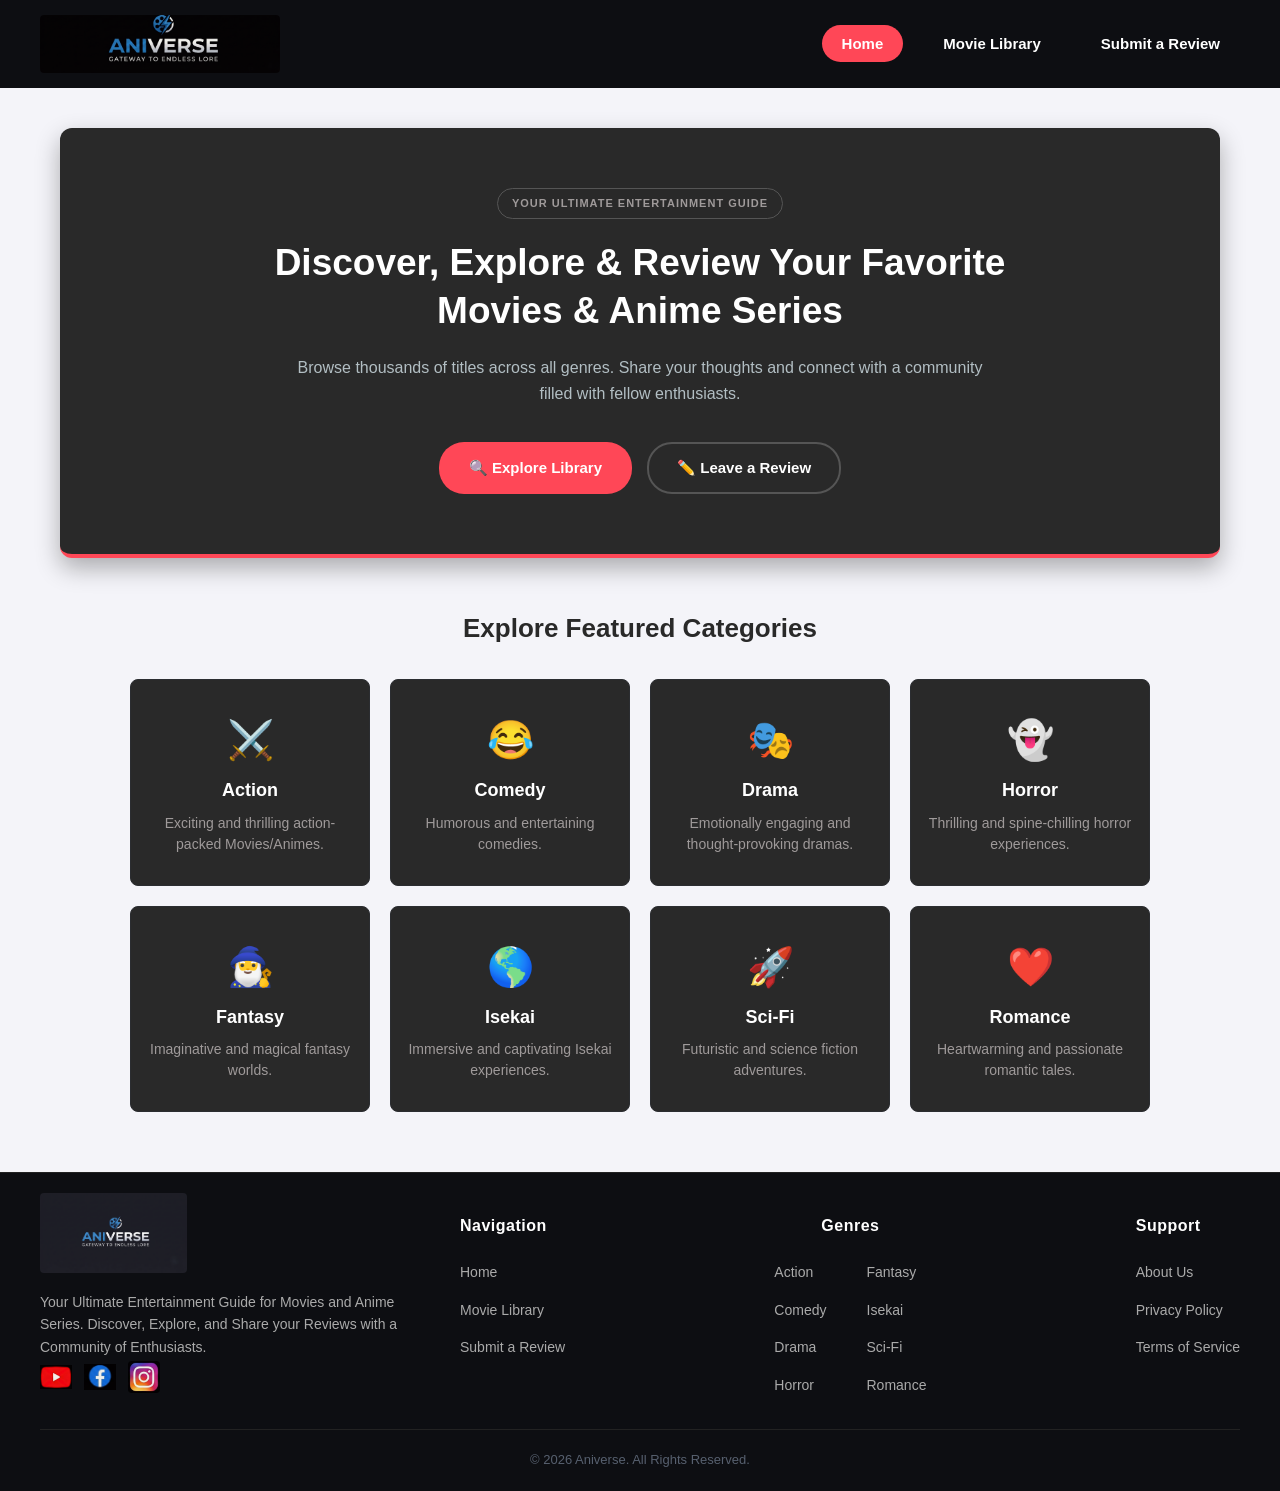
<file: index.html>
<!DOCTYPE html>
<html lang="en">
<head>
    <meta charset="UTF-8">
    <meta name="viewport" content="width=device-width, initial-scale=1.0">
    <title>Aniverse - Home</title>
    <link rel="stylesheet" href="style.css">
</head>
<body>

    <header>
        <nav class="navbar">

            <a href="index.html" class="logo">
                <img src="images/logo4.png" alt="Aniverse Entertainment Guide Logo">
            </a>

            <ul class="nav-links">
                <li><a href="index.html" class="active">Home</a></li>
                <li><a href="library.html">Movie Library</a></li>
                <li><a href="review.html">Submit a Review</a></li>
            </ul>

        </nav>
    </header>

    <main>

        <!--Hero Section -->

        <section class="hero">

            <h5>YOUR ULTIMATE ENTERTAINMENT GUIDE</h5>
            <h1>Discover, Explore & Review Your Favorite Movies & Anime Series</h1>
            <p>Browse thousands of titles across all genres. Share your thoughts
                 and connect with a community filled with fellow enthusiasts.</p>
            
            <div class="hero-buttons">
                <a href="library.html" class="btn primary">🔍 Explore Library</a>
                <a href="review.html" class="btn secondary">✏️ Leave a Review</a>
            </div>

        </section>

        <!-- Categories Section -->

        <section class="categories">
            <h2>Explore Featured Categories</h2>
            
            <div class="category-grid">

                <a href="library.html?genre=Action" class="card">
                    <div class="icon">⚔️</div>
                    <h3>Action</h3>
                    <p>Exciting and thrilling action-packed Movies/Animes.</p>
                </a>

                <a href="library.html?genre=Comedy" class="card">
                    <div class="icon">😂</div>
                    <h3>Comedy</h3>
                    <p>Humorous and entertaining comedies.</p>
                </a>

                <a href="library.html?genre=Drama" class="card">
                    <div class="icon">🎭</div>
                    <h3>Drama</h3>
                    <p>Emotionally engaging and thought-provoking dramas.</p>
                </a>

                <a href="library.html?genre=Horror" class="card">
                    <div class="icon">👻</div>
                    <h3>Horror</h3>
                    <p>Thrilling and spine-chilling horror experiences.</p>
                </a>

                <a href="library.html?genre=Fantasy" class="card">
                    <div class="icon">🧙‍♂️</div>
                    <h3>Fantasy</h3>
                    <p>Imaginative and magical fantasy worlds.</p>
                </a>

                <a href="library.html?genre=Isekai" class="card">
                    <div class="icon">🌎</div>
                    <h3>Isekai</h3>
                    <p>Immersive and captivating Isekai experiences.</p>
                </a>

                <a href="library.html?genre=Sci-Fi" class="card">
                    <div class="icon">🚀</div>
                    <h3>Sci-Fi</h3>
                    <p>Futuristic and science fiction adventures.</p>
                </a>

                <a href="library.html?genre=Romance" class="card">
                    <div class="icon">❤️</div>
                    <h3>Romance</h3>
                    <p>Heartwarming and passionate romantic tales.</p>
                </a>

            </div>

        </section>
    </main>

       <footer>
        
        <div class = "footer-container">
            
            <div class = "footer-column brand-col">

                <img src = "images/logo4.png" alt = "Aniverse Logo">
                <p>Your Ultimate Entertainment Guide for Movies and Anime Series. Discover, Explore, and Share your Reviews with a Community of Enthusiasts.</p>
                <div class = "footer-social">
                    <a href = "https://www.youtube.com" target = "_blank">
                        <img src = "images/youtube.png" alt = "YouTube">
                    </a>
                    <a href = "https://www.facebook.com" target = "_blank">
                        <img src = "images/facebook.png" alt = "Facebook">
                    </a>
                    <a href = "https://www.instagram.com" target = "_blank">
                        <img src = "images/insta.png" alt = "Instagram">
                    </a>
                </div>
            </div>

            <div class = "footer-links-wrapper">
                
                <div class = "footer-block">
                    <h4>Navigation</h4>
                    <ul>
                        <li><a href = "index.html">Home</a></li>
                        <li><a href = "library.html">Movie Library</a></li>
                        <li><a href = "review.html">Submit a Review</a></li>
                    </ul>
                </div>

                <div class = "footer-block genres-column-wrapper">
                    <h4>Genres</h4>
                    <div class = "genres-split-row">
                        <ul>
                            <li><a href = "library.html?genre=Action">Action</a></li>
                            <li><a href = "library.html?genre=Comedy">Comedy</a></li>
                            <li><a href = "library.html?genre=Drama">Drama</a></li>
                            <li><a href = "library.html?genre=Horror">Horror</a></li>
                        </ul>
                        <ul>
                            <li><a href = "library.html?genre=Fantasy">Fantasy</a></li>
                            <li><a href = "library.html?genre=Isekai">Isekai</a></li>
                            <li><a href = "library.html?genre=Sci-Fi">Sci-Fi</a></li>
                            <li><a href = "library.html?genre=Romance">Romance</a></li>
                        </ul>
                    </div>
                </div>

                <div class = "footer-block">
                    <h4>Support</h4>
                    <ul>
                        <li><a href = "about.html">About Us</a></li>
                        <li><a href = "privacy.html">Privacy Policy</a></li>
                        <li><a href = "terms.html">Terms of Service</a></li>
                    </ul>
                </div>

            </div>
        </div>

        <div class = "footer-bottom">
            <p>&copy; 2026 Aniverse. All Rights Reserved.</p>
        </div>
    </footer>

</body>
</html>
</file>
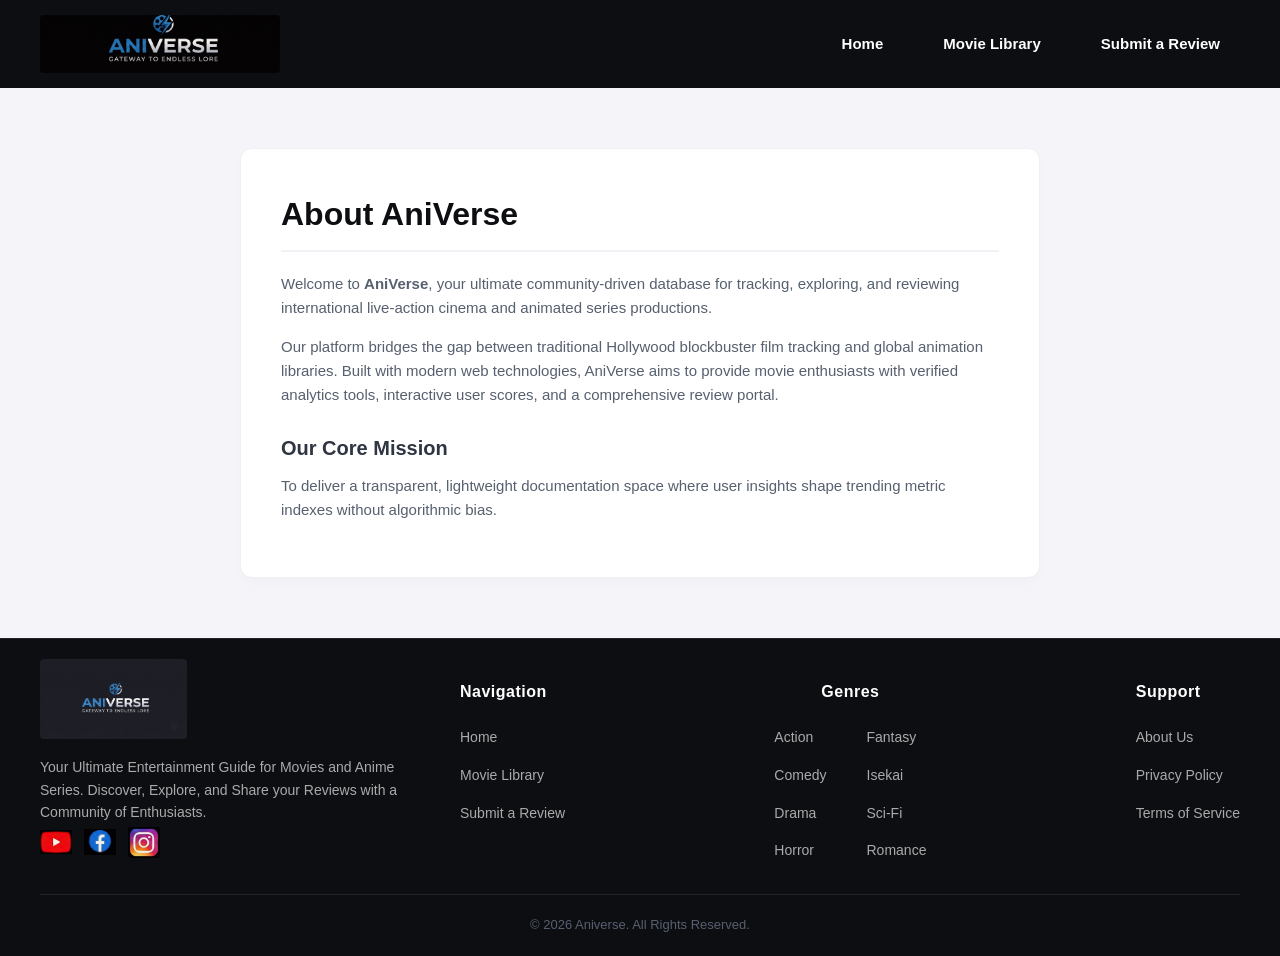
<file: about.html>
<!DOCTYPE html>
<html lang = "en">
<head>
    <meta charset = "UTF-8">
    <meta name = "viewport" content = "width=device-width, initial-scale=1.0">
    <title>About Us - AniVerse</title>
    <link rel = "stylesheet" href = "style.css">
</head>
<body>

    <header>
        <nav class = "navbar">

            <a href = "index.html" class = "logo">
                <img src = "images/logo4.png" alt = "CineVerse Logo">
            </a>

            <ul class = "nav-links">
                <li><a href = "index.html">Home</a></li>
                <li><a href = "library.html">Movie Library</a></li>
                <li><a href = "review.html">Submit a Review</a></li>
            </ul>

        </nav>
    </header>

    <main class = "static-page-layout">

        <h1>About AniVerse</h1>
        
        <p>Welcome to <strong>AniVerse</strong>, your ultimate community-driven database 
            for tracking, exploring, and reviewing international 
            live-action cinema and animated series productions.</p>
            
        <p>Our platform bridges the gap between 
            traditional Hollywood blockbuster film tracking and
            global animation libraries. Built with modern web technologies,
            AniVerse aims to provide movie enthusiasts 
            with verified analytics tools, interactive user scores,
            and a comprehensive review portal.</p>
        
        <h3>Our Core Mission</h3>
        
        <p>To deliver a transparent, lightweight documentation space where user insights 
            shape trending metric indexes without algorithmic bias.</p>

    </main>

    <footer>
        <div class = "footer-container">
            
            <div class = "footer-column brand-col">

                <img src = "images/logo4.png" alt = "Aniverse Logo">
                <p>Your Ultimate Entertainment Guide for Movies and Anime Series. Discover, Explore, and Share your Reviews with a Community of Enthusiasts.</p>
                
                <div class = "footer-social">

                    <a href = "https://www.youtube.com" target = "_blank">
                        <img src = "images/youtube.png" alt = "YouTube">
                    </a>

                    <a href = "https://www.facebook.com" target = "_blank">
                        <img src = "images/facebook.png" alt = "Facebook">
                    </a>

                    <a href = "https://www.instagram.com" target = "_blank">
                        <img src = "images/insta.png" alt = "Instagram">
                    </a>

                </div>

            </div>

            <div class = "footer-links-wrapper">
                
                <div class = "footer-block">
                    <h4>Navigation</h4>
                    <ul>
                        <li><a href = "index.html">Home</a></li>
                        <li><a href = "library.html">Movie Library</a></li>
                        <li><a href = "review.html">Submit a Review</a></li>
                    </ul>
                </div>

                <div class = "footer-block genres-column-wrapper">
                    <h4>Genres</h4>
                    <div class = "genres-split-row">
                        <ul>
                            <li><a href = "library.html?genre=Action">Action</a></li>
                            <li><a href = "library.html?genre=Comedy">Comedy</a></li>
                            <li><a href = "library.html?genre=Drama">Drama</a></li>
                            <li><a href = "library.html?genre=Horror">Horror</a></li>
                        </ul>
                        <ul>
                            <li><a href = "library.html?genre=Fantasy">Fantasy</a></li>
                            <li><a href = "library.html?genre=Isekai">Isekai</a></li>
                            <li><a href = "library.html?genre=Sci-Fi">Sci-Fi</a></li>
                            <li><a href = "library.html?genre=Romance">Romance</a></li>
                        </ul>
                    </div>
                </div>

                <div class = "footer-block">
                    <h4>Support</h4>
                    <ul>
                        <li><a href = "about.html">About Us</a></li>
                        <li><a href = "privacy.html">Privacy Policy</a></li>
                        <li><a href = "terms.html">Terms of Service</a></li>
                    </ul>
                </div>

            </div>
        </div>

        <div class = "footer-bottom">
            <p>&copy; 2026 Aniverse. All Rights Reserved.</p>
        </div>
    </footer>
    
</body>
</html>
</file>
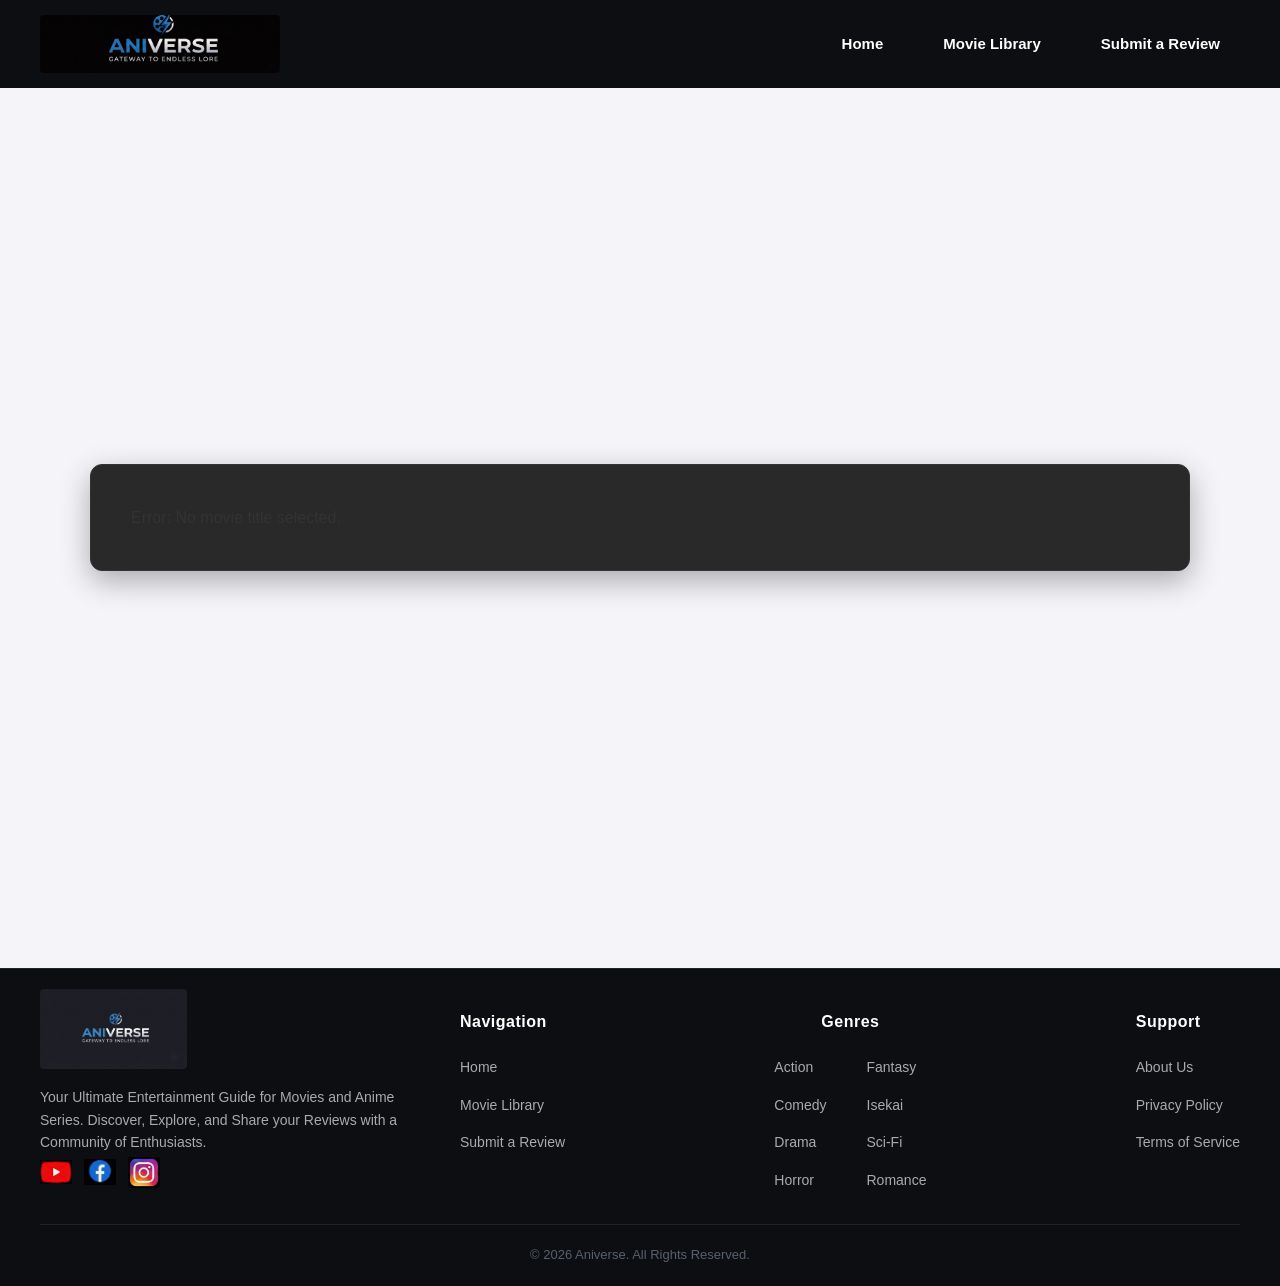
<file: details.html>
<!DOCTYPE html>
<html lang = "en">
<head>
    <meta charset = "UTF-8">
    <meta name = "viewport" content = "width=device-width, initial-scale=1.0">
    <title>Media Details - Aniverse</title>
    <link rel = "stylesheet" href = "style.css">
</head>
<body>

    <header>
        <nav class = "navbar">
            <a href = "index.html" class = "logo">
                <img src = "images/logo4.png" alt = "Aniverse Logo">
            </a>
            <ul class = "nav-links">
                <li><a href = "index.html">Home</a></li>
                <li><a href = "library.html">Movie Library</a></li>
                <li><a href = "review.html">Submit a Review</a></li>
            </ul>
        </nav>
    </header>

    <main class = "details-viewport">
        
        <!-- The main container block. JS targets this ID if anything fails to load -->
        <div id = "detailsSpace" class = "details-card">
            
            <!-- Left Column: Media Cover Art Poster Image -->
            <div class = "details-poster-column">
                <img id = "moviePoster" src = "" alt = "Loading Poster Art..." class = "details-main-img">
            </div>

            <!-- Right Column: All Text Fields and Data Inputs -->
            <div class = "details-info-column">
            
                <!-- Red Media Type Badge (e.g. MOVIE / ANIME) -->
                <span id = "movieType" class = "large-badge">LOADING...</span>
                
                <h1 id = "movieTitle" class = "details-title">Media Title</h1>
                
                <!-- Dynamic Genre Tags get loaded inside this container container by JS -->
                <div id = "genresContainer" class = "tags-container"></div>
                
                <p class = "details-meta-text">📅 <strong>Year:</strong> <span id = "movieYear">—</span></p>
                <p class = "details-rating-text">★ <strong>Community Score:</strong> <span id = "movieRating">—</span></p>
                
                <!-- Narrative Synopsis Text Box Block Area -->
                <div class = "description-container">
                    <h3>Synopsis</h3>
                    <p id = "movieDescription">Retrieving narrative plot summary records from database array...</p>
                </div>
                
                <!-- Bottom Navigation Button Row -->
                <div class = "details-button-row">
                    <a href = "library.html" class = "details-btn details-btn-secondary">← Return to Library</a>
                    <a id = "reviewLink" href = "review.html" class = "details-btn details-btn-primary">✏️ Submit Review</a>
                </div>
                
            </div>

        </div>
    </main>

    <footer>
        <div class = "footer-container">
            
            <div class = "footer-column brand-col">
                <img src = "images/logo4.png" alt = "Aniverse Logo">
                <p>Your Ultimate Entertainment Guide for Movies and Anime Series. Discover, Explore, and Share your Reviews with a Community of Enthusiasts.</p>
                <div class = "footer-social">
                    <a href = "https://www.youtube.com" target = "_blank">
                        <img src = "images/youtube.png" alt = "YouTube">
                    </a>
                    <a href = "https://www.facebook.com" target = "_blank">
                        <img src = "images/facebook.png" alt = "Facebook">
                    </a>
                    <a href = "https://www.instagram.com" target = "_blank">
                        <img src = "images/insta.png" alt = "Instagram">
                    </a>
                </div>
            </div>

            <div class = "footer-links-wrapper">
                
                <div class = "footer-block">
                    <h4>Navigation</h4>
                    <ul>
                        <li><a href = "index.html">Home</a></li>
                        <li><a href = "library.html">Movie Library</a></li>
                        <li><a href = "review.html">Submit a Review</a></li>
                    </ul>
                </div>

                <div class = "footer-block genres-column-wrapper">
                    <h4>Genres</h4>
                    <div class = "genres-split-row">
                        <ul>
                            <li><a href = "library.html?genre=Action">Action</a></li>
                            <li><a href = "library.html?genre=Comedy">Comedy</a></li>
                            <li><a href = "library.html?genre=Drama">Drama</a></li>
                            <li><a href = "library.html?genre=Horror">Horror</a></li>
                        </ul>
                        <ul>
                            <li><a href = "library.html?genre=Fantasy">Fantasy</a></li>
                            <li><a href = "library.html?genre=Isekai">Isekai</a></li>
                            <li><a href = "library.html?genre=Sci-Fi">Sci-Fi</a></li>
                            <li><a href = "library.html?genre=Romance">Romance</a></li>
                        </ul>
                    </div>
                </div>

                <div class = "footer-block">
                    <h4>Support</h4>
                    <ul>
                        <li><a href = "about.html">About Us</a></li>
                        <li><a href = "privacy.html">Privacy Policy</a></li>
                        <li><a href = "terms.html">Terms of Service</a></li>
                    </ul>
                </div>

            </div>
        </div>

        <div class = "footer-bottom">
            <p>&copy; 2026 Aniverse. All Rights Reserved.</p>
        </div>
    </footer>

    <!-- The details script handles parsing parameters and updating fields -->
    <script src = "details.js"></script>
</body>
</html>
</file>
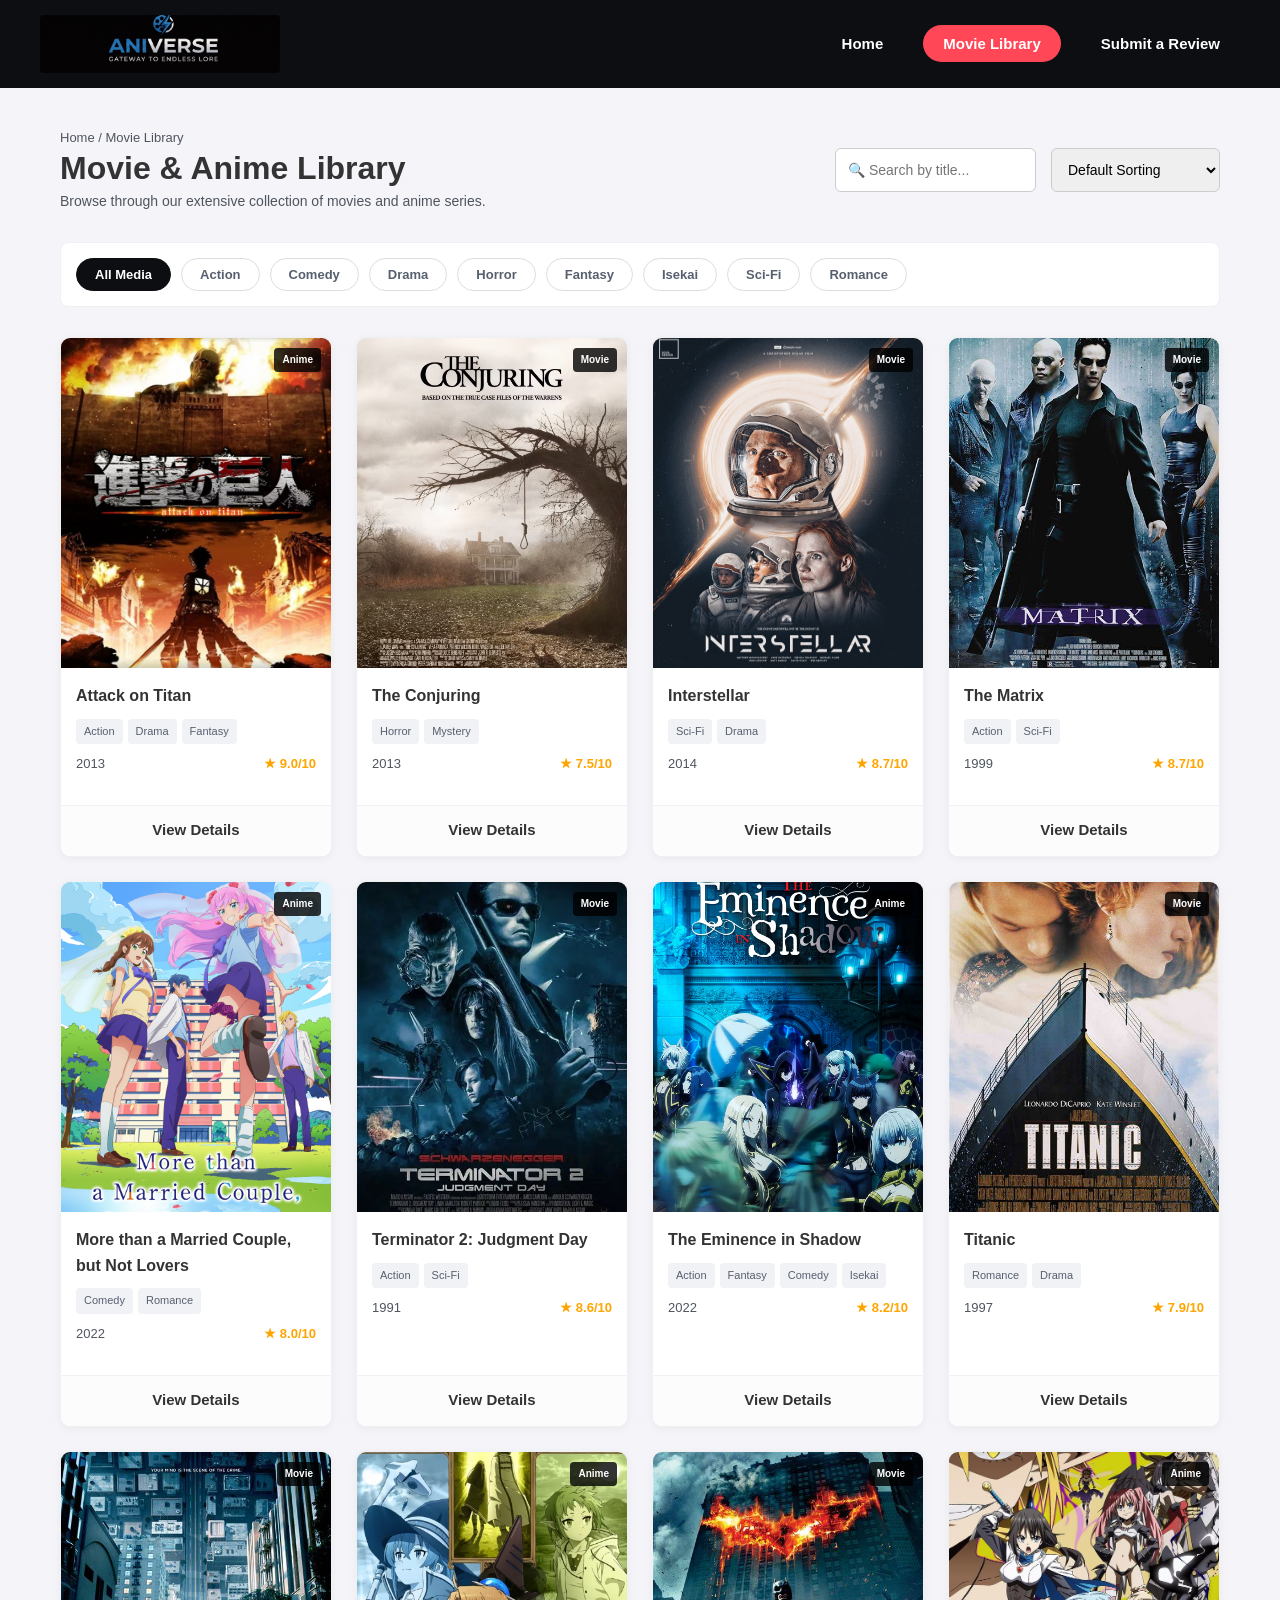
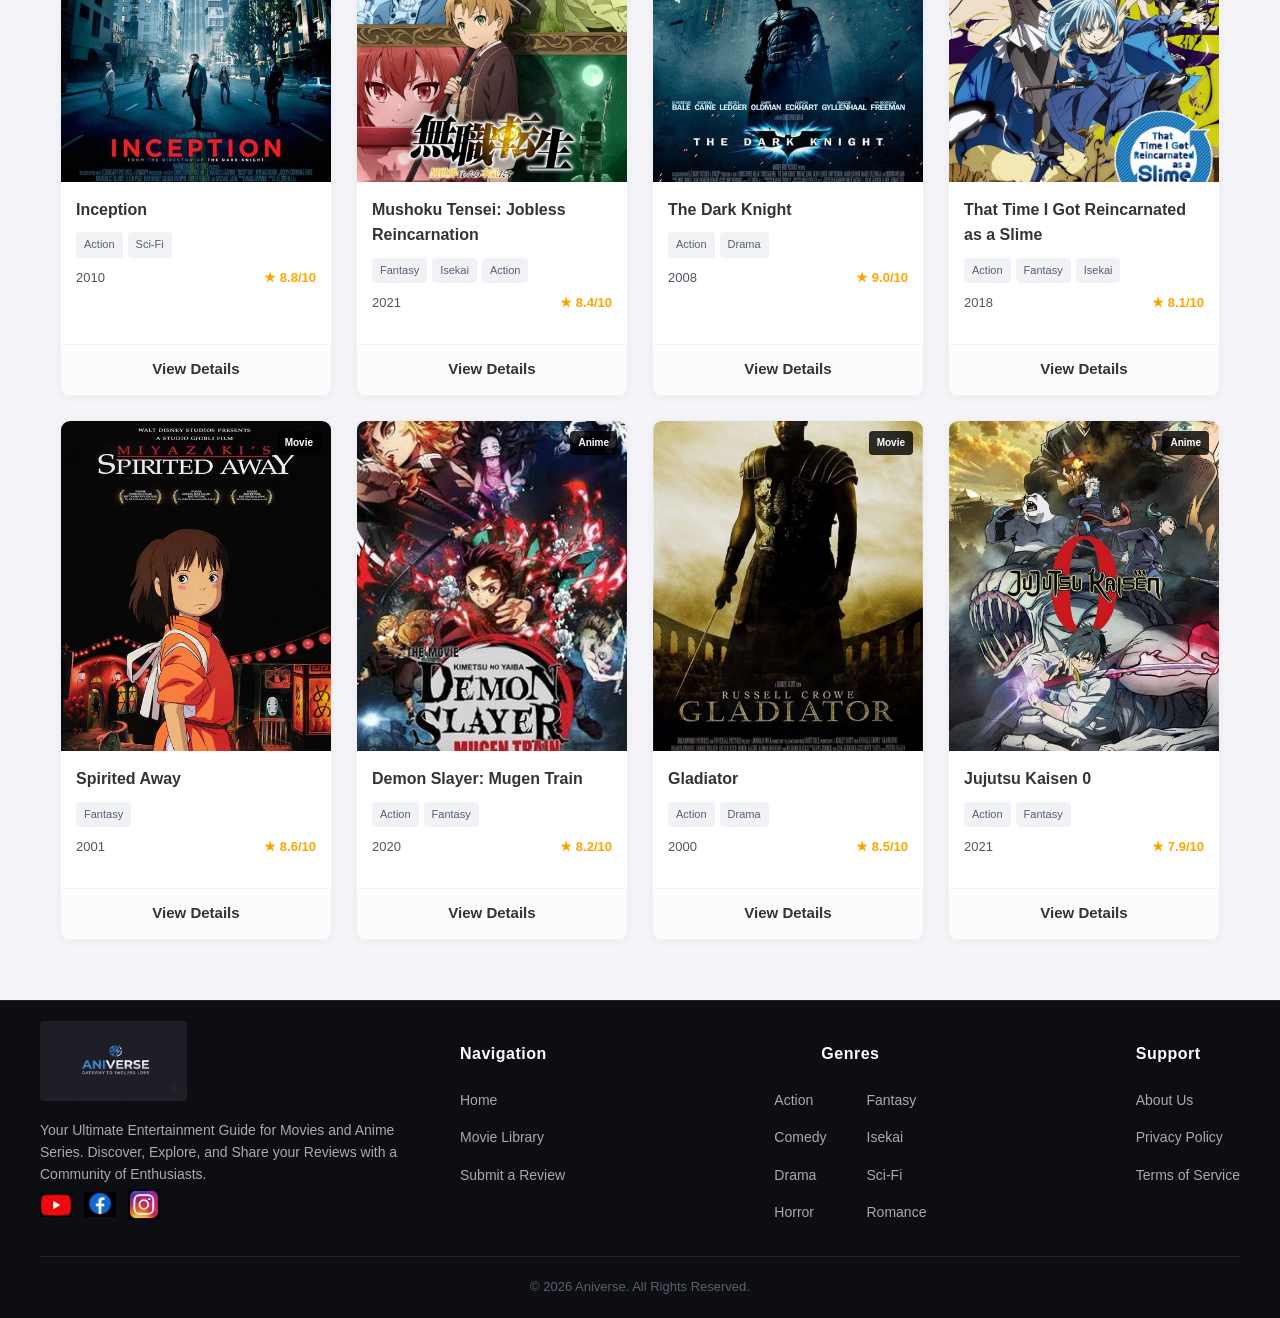
<file: library.html>
<!DOCTYPE html>
<html lang="en">
<head>
    <meta charset="UTF-8">
    <meta name="viewport" content="width=device-width, initial-scale=1.0">
    <title>Aniverse - Movie Library</title>
    <link rel="stylesheet" href="style.css">
</head>
<body>

    <header>
        <nav class="navbar">
            <a href="index.html" class="logo">
                <img src="images/logo4.png" alt="Aniverse Logo">
            </a>
            <ul class="nav-links">
                <li><a href="index.html">Home</a></li>
                <li><a href="library.html" class="active">Movie Library</a></li>
                <li><a href="review.html">Submit a Review</a></li>
            </ul>
        </nav>
    </header>

    <main>

        <!-- Library Header & Search Controls -->

        <section class="library-header">
            
            <div class = "header-text">
                <div class =  "path">
                <a href = "index.html">Home</a> / Movie Library
                </div>
                <h1>Movie & Anime Library</h1>
                <p>Browse through our extensive collection of movies and anime series.</p>
            
            </div>
            
            
            <!-- Search and sorting inputs. IDs are used here so we can grab them easily in using JS -->
            
            <div class = "controls">

                <input type = "text" id = "searchInput" aria-label="Search by title" placeholder = "🔍 Search by title...">

                <select id = "sortField">

                    <option value = "default"> Default Sorting </option>
                    <option value = "ratingHigh"> Rating: High to Low </option>
                    <option value = "ratingLow"> Rating: Low to High </option>

                </select>

            </div>

        </section>

        <!-- Genre Filtering Section -->

        <section class="filters">

            <!-- The data-genre attributes, JS uses this exact text to filter the XML data -->
            <button class = "filter-btn active" data-genre = "All"> All Media </button>
            <button class = "filter-btn" data-genre = "Action"> Action </button>
            <button class = "filter-btn" data-genre = "Comedy"> Comedy </button>
            <button class = "filter-btn" data-genre = "Drama"> Drama </button>
            <button class = "filter-btn" data-genre = "Horror"> Horror </button>
            <button class = "filter-btn" data-genre = "Fantasy"> Fantasy </button>
            <button class = "filter-btn" data-genre = "Isekai"> Isekai </button>
            <button class = "filter-btn" data-genre = "Sci-Fi"> Sci-Fi </button>
            <button class = "filter-btn" data-genre = "Romance"> Romance </button>

        </section>

        <!-- Movie Display Grid -->

        <section class="movie-grid" id="movieGridContainer">
            
        </section>

    </main>

    
       <footer>
        
        <div class = "footer-container">
            
            <div class = "footer-column brand-col">

                <img src = "images/logo4.png" alt = "Aniverse Logo">
                <p>Your Ultimate Entertainment Guide for Movies and Anime Series. Discover, Explore, and Share your Reviews with a Community of Enthusiasts.</p>
                <div class = "footer-social">
                    <a href = "https://www.youtube.com" target = "_blank">
                        <img src = "images/youtube.png" alt = "YouTube">
                    </a>
                    <a href = "https://www.facebook.com" target = "_blank">
                        <img src = "images/facebook.png" alt = "Facebook">
                    </a>
                    <a href = "https://www.instagram.com" target = "_blank">
                        <img src = "images/insta.png" alt = "Instagram">
                    </a>
                </div>
            </div>

            <div class = "footer-links-wrapper">
                
                <div class = "footer-block">
                    <h4>Navigation</h4>
                    <ul>
                        <li><a href = "index.html">Home</a></li>
                        <li><a href = "library.html">Movie Library</a></li>
                        <li><a href = "review.html">Submit a Review</a></li>
                    </ul>
                </div>

                <div class = "footer-block genres-column-wrapper">
                    <h4>Genres</h4>
                    <div class = "genres-split-row">
                        <ul>
                            <li><a href = "library.html?genre=Action">Action</a></li>
                            <li><a href = "library.html?genre=Comedy">Comedy</a></li>
                            <li><a href = "library.html?genre=Drama">Drama</a></li>
                            <li><a href = "library.html?genre=Horror">Horror</a></li>
                        </ul>
                        <ul>
                            <li><a href = "library.html?genre=Fantasy">Fantasy</a></li>
                            <li><a href = "library.html?genre=Isekai">Isekai</a></li>
                            <li><a href = "library.html?genre=Sci-Fi">Sci-Fi</a></li>
                            <li><a href = "library.html?genre=Romance">Romance</a></li>
                        </ul>
                    </div>
                </div>

                <div class = "footer-block">
                    <h4>Support</h4>
                    <ul>
                        <li><a href = "about.html">About Us</a></li>
                        <li><a href = "privacy.html">Privacy Policy</a></li>
                        <li><a href = "terms.html">Terms of Service</a></li>
                    </ul>
                </div>

            </div>
        </div>

        <div class = "footer-bottom">
            <p>&copy; 2026 Aniverse. All Rights Reserved.</p>
        </div>
    </footer>

    <script src="library.js"></script>

</body>
</html>
</file>
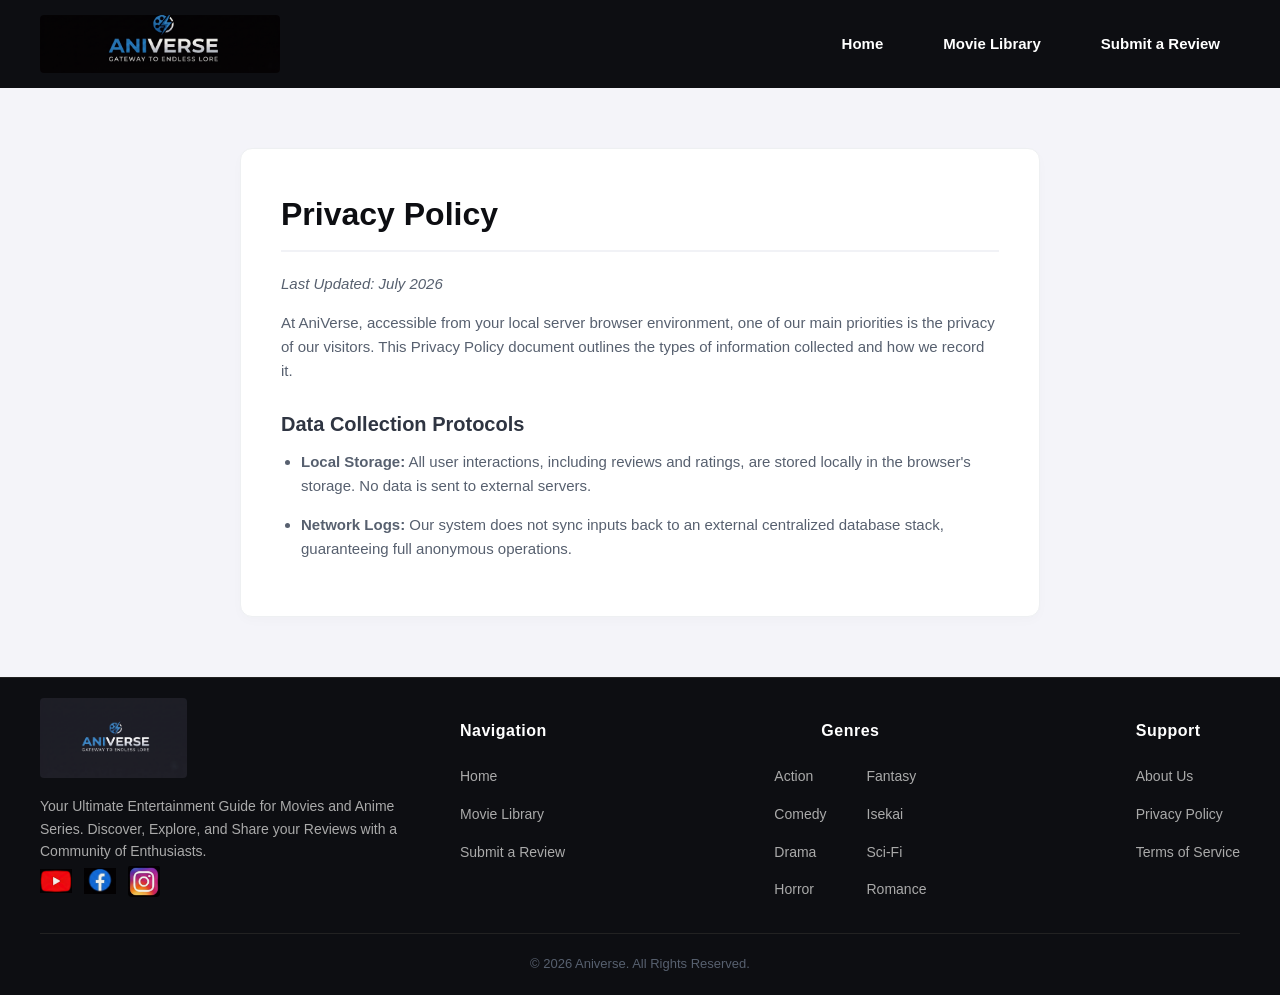
<file: privacy.html>
<!DOCTYPE html>
<html lang = "en">
<head>
    <meta charset = "UTF-8">
    <meta name = "viewport" content = "width=device-width, initial-scale=1.0">
    <title>Privacy Policy - AniVerse</title>
    <link rel = "stylesheet" href = "style.css">
</head>
<body>

    <header>
        <nav class = "navbar">

            <a href = "index.html" class = "logo">
                <img src = "images/logo4.png" alt = "AniVerse Logo">
            </a>

            <ul class = "nav-links">
                <li><a href = "index.html">Home</a></li>
                <li><a href = "library.html">Movie Library</a></li>
                <li><a href = "review.html">Submit a Review</a></li>
            </ul>

        </nav>
    </header>

    <main class = "static-page-layout">

        <h1>Privacy Policy</h1>
        
        <p><em>Last Updated: July 2026</em></p>
        
        <p>At AniVerse, accessible from your local server 
            browser environment, one of our main priorities is the
            privacy of our visitors. This Privacy Policy document outlines
            the types of information collected and how we record it.</p>
        
        <h3>Data Collection Protocols</h3>
        
        <ul>
            <li>
                <strong>Local Storage:</strong> All user interactions, 
                including reviews and ratings, are stored locally in the browser's storage.
                No data is sent to external servers.
            </li>
             
            <li>
                <strong>Network Logs:</strong> Our system does not sync
                inputs back to an external centralized database stack,
                guaranteeing full anonymous operations.
            </li>
        </ul>

    </main>

    <footer>
        <div class = "footer-container">
            
            <div class = "footer-column brand-col">

                <img src = "images/logo4.png" alt = "Aniverse Logo">
                <p>Your Ultimate Entertainment Guide for Movies and Anime Series. 
                    Discover, Explore, and Share your Reviews with a Community of Enthusiasts.</p>
                
                <div class = "footer-social">

                    <a href = "https://www.youtube.com" target = "_blank">
                        <img src = "images/youtube.png" alt = "YouTube">
                    </a>

                    <a href = "https://www.facebook.com" target = "_blank">
                        <img src = "images/facebook.png" alt = "Facebook">
                    </a>

                    <a href = "https://www.instagram.com" target = "_blank">
                        <img src = "images/insta.png" alt = "Instagram">
                    </a>

                </div>

            </div>

            <div class = "footer-links-wrapper">
                
                <div class = "footer-block">
                    <h4>Navigation</h4>
                    <ul>
                        <li><a href = "index.html">Home</a></li>
                        <li><a href = "library.html">Movie Library</a></li>
                        <li><a href = "review.html">Submit a Review</a></li>
                    </ul>
                </div>

                <div class = "footer-block genres-column-wrapper">
                    <h4>Genres</h4>
                    <div class = "genres-split-row">
                        <ul>
                            <li><a href = "library.html?genre=Action">Action</a></li>
                            <li><a href = "library.html?genre=Comedy">Comedy</a></li>
                            <li><a href = "library.html?genre=Drama">Drama</a></li>
                            <li><a href = "library.html?genre=Horror">Horror</a></li>
                        </ul>
                        <ul>
                            <li><a href = "library.html?genre=Fantasy">Fantasy</a></li>
                            <li><a href = "library.html?genre=Isekai">Isekai</a></li>
                            <li><a href = "library.html?genre=Sci-Fi">Sci-Fi</a></li>
                            <li><a href = "library.html?genre=Romance">Romance</a></li>
                        </ul>
                    </div>
                </div>

                <div class = "footer-block">
                    <h4>Support</h4>
                    <ul>
                        <li><a href = "about.html">About Us</a></li>
                        <li><a href = "privacy.html">Privacy Policy</a></li>
                        <li><a href = "terms.html">Terms of Service</a></li>
                    </ul>
                </div>

            </div>
        </div>

        <div class = "footer-bottom">
            <p>&copy; 2026 Aniverse. All Rights Reserved.</p>
        </div>
    </footer>

</body>
</html>
</file>
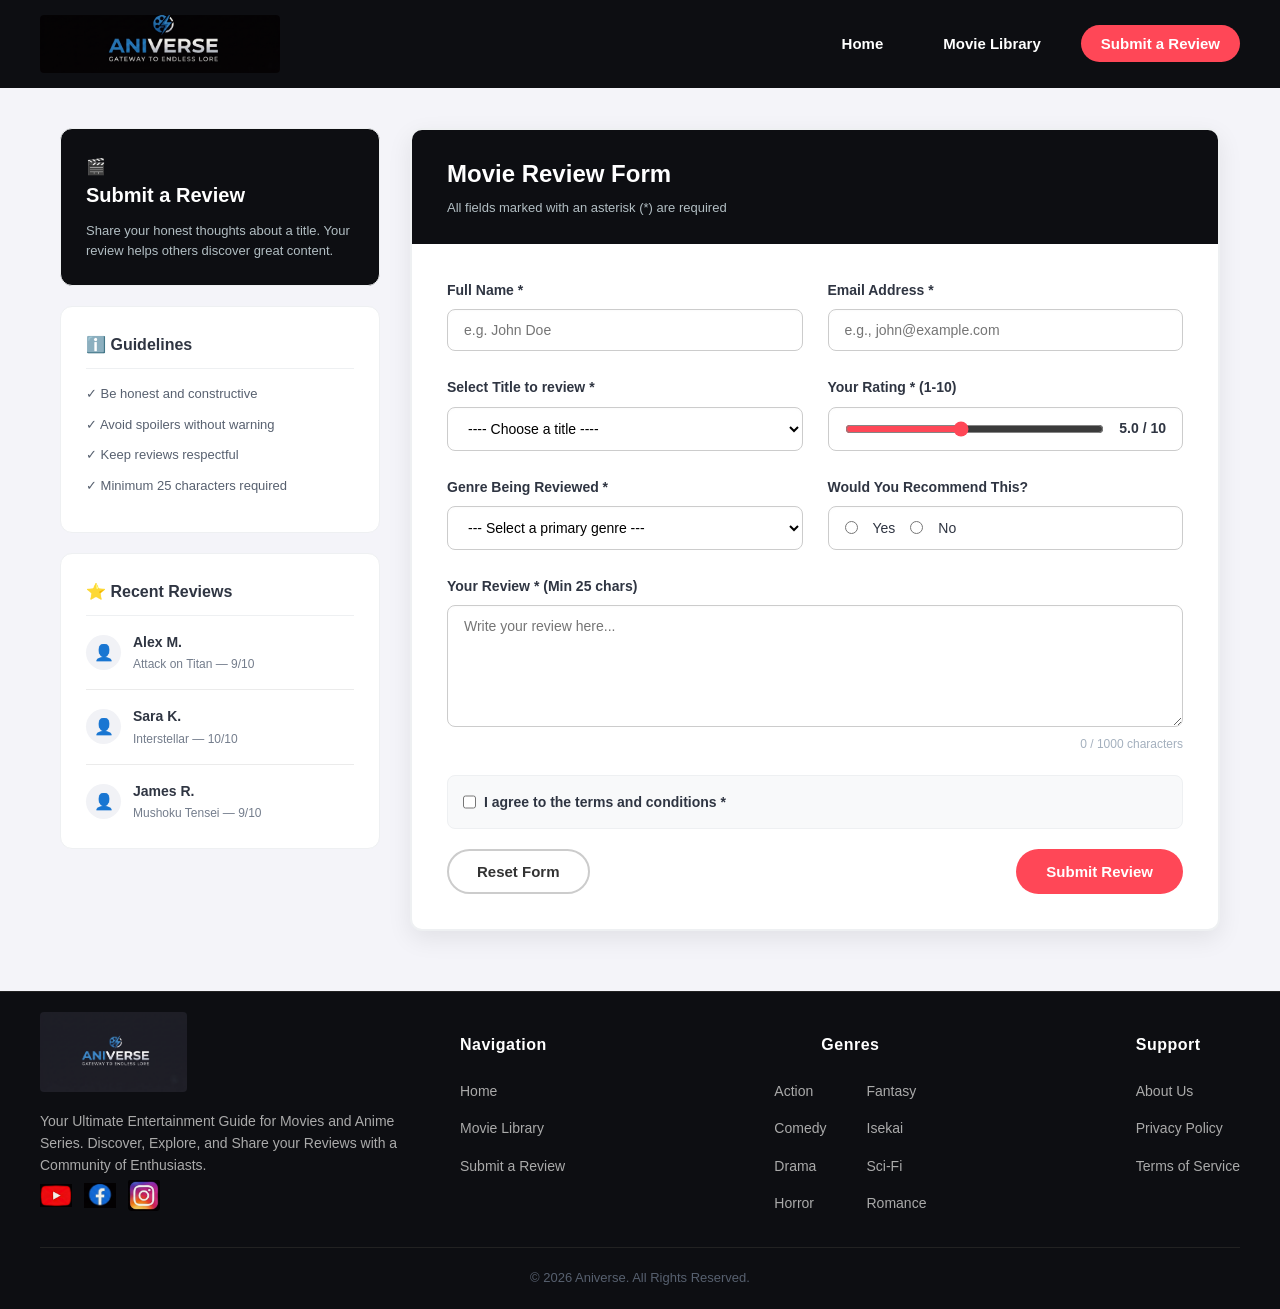
<file: review.html>
<!DOCTYPE html>
<html lang="en">
<head>
    <meta charset="UTF-8">
    <meta name="viewport" content="width=device-width, initial-scale=1.0">
    <title>Aniverse - Submit Review</title>
    <link rel = "stylesheet" href = "style.css">
</head>
<body>

    <header>

        <nav class="navbar">
            <a href="index.html" class="logo">
                <img src="images/logo4.png" alt="Aniverse Logo">
            </a>
            <ul class="nav-links">
                <li><a href="index.html">Home</a></li>
                <li><a href="library.html">Movie Library</a></li>
                <li><a href="review.html" class="active">Submit a Review</a></li>
            </ul>
        </nav>

    </header>


    <main>

       <!-- Restored Left Sidebar -->
        <aside class = "left-sidebar">
            <div class = "sidebar-box dark-box">
                <div class = "icon">🎬</div>
                <h3>Submit a Review</h3>
                <p>Share your honest thoughts about a title. Your review helps others discover great content.</p>
            </div>

            <div class = "sidebar-box light-box">
                <h4>ℹ️ Guidelines</h4>
                <ul>
                    <li>✓ Be honest and constructive</li>
                    <li>✓ Avoid spoilers without warning</li>
                    <li>✓ Keep reviews respectful</li>
                    <li>✓ Minimum 25 characters required</li>
                </ul>
            </div>

            <div class = "sidebar-box light-box">
                <h4>⭐ Recent Reviews</h4>
                <div class = "review-item">
                    <div class = "avatar">👤</div>
                    <div class = "review-text">
                        <strong>Alex M.</strong>
                        <span>Attack on Titan — 9/10</span>
                    </div>
                </div>
                <div class = "review-item">
                    <div class = "avatar">👤</div>
                    <div class = "review-text">
                        <strong>Sara K.</strong>
                        <span>Interstellar — 10/10</span>
                    </div>
                </div>
                <div class = "review-item">
                    <div class = "avatar">👤</div>
                    <div class = "review-text">
                        <strong>James R.</strong>
                        <span>Mushoku Tensei — 9/10</span>
                    </div>
                </div>
            </div>
        </aside>

        <!-- Main Review Form Section -->

        <section class = "review-form-container">
            
            <h2> Movie Review Form </h2>
            <p> All fields marked with an asterisk (*) are required </p>
            

            <form id = "mainReviewForm" novalidate>

                <div class = "form-row">

                    <div class = "form-group">
                        <label for = "userName"> Full Name *</label>
                        <input type = "text" id = "userName" placeholder = "e.g. John Doe">
                    </div>

                    <div class = "form-group">
                        <label for = "userEmail">Email Address *</label>
                        <input type = "email" id = "userEmail" placeholder = "e.g., john@example.com">
                    </div>

                </div>

                <div class = "form-row">

                    <div class = "form-group">
                        <label for = "movieDropdown"> Select Title to review *</label>
                        <select id = "movieDropdown">
                            <option value = "">---- Choose a title ----</option>
                            <option value = "Attack on Titan">Attack on Titan</option>
                            <option value = "Dark Knight">Dark Knight</option>
                            <option value = "The Eminence in Shadow">The Eminence in Shadow</option>
                            <option value = "Conjuring">Conjuring</option>
                            <option value = "Jujutsu Kaisen">Jujutsu Kaisen</option>
                            <option value = "Interstellar">Interstellar</option>
                            <option value = "Mushoku Tensei">Mushoku Tensei</option>
                            <option value = "Inception">Inception</option>
                            <option value = "More Than a Married Couple, But Not Lovers">More Than a Married Couple, But Not Lovers</option>
                            <option value = "Matrix">Matrix</option>
                            <option value = "That Time I Got Reincarnated as a Slime">That Time I Got Reincarnated as a Slime</option>
                            <option value = "Gladiator">Gladiator</option>
                            <option value = "Demon Slayer">Demon Slayer</option>
                            <option value = "Terminator">Terminator</option>
                            <option value = "Spirited Away">Spirited Away</option>
                            <option value = "other">Other (Type Custom Title)</option>
                        </select>

                        <!-- This input is hidden until the user clicks 'Other' in the dropdown -->
                        <input type = "text" id = "customMovieField" aria-label="Custom movie title" placeholder = "Type your custom title here" style = "display: none; margin-top: 10px;">
                    </div>


                    <div class = "form-group">
                        <label for = "ratingBar">Your Rating * (1-10)</label>

                        <div class = "slider-container">
                            <input type = "range" id = "ratingBar" min = "1" max = "10" step = "1.0" value = "5.0">
                            <span id = "ratingNumber">5.0 / 10</span>
                        </div>
                    </div>

                </div>

                <div class="form-row">
                    <div class="form-group">
                        <label for="genreDropdown">Genre Being Reviewed *</label>
                        <select id="genreDropdown">
                            <option value="">--- Select a primary genre ---</option>
                            <option value="Action">Action</option>
                            <option value="Comedy">Comedy</option>
                            <option value="Drama">Drama</option>
                            <option value="Sci-Fi">Sci-Fi</option>
                            <option value="Fantasy">Fantasy</option>
                            <option value="Horror">Horror</option>
                            <option value="Romance">Romance</option>
                            <option value="Isekai">Isekai</option>
                        </select>
                    </div>

                    <div class="form-group">
                        <label>Would You Recommend This?</label>

                        <div class="radio-options">
                            <input type="radio" id="recYes" name="recommendTitle" value="yes"> 
                            <label for="recYes">Yes</label>
                            
                            <input type="radio" id="recNo" name="recommendTitle" value="no"> 
                            <label for="recNo">No</label>
                        </div>
                    </div>
                </div>

                <div class = "form-group">
                    <label for = "reviewMessege">Your Review * (Min 25 chars)</label>
                    <textarea id = "reviewMessege" rows = "6" placeholder = "Write your review here..."></textarea>
                    <p id = "characterCount">0 / 1000 characters</p>
                </div>

                <div class = "form-group checkbox-group">
                    <input type = "checkbox" id = "agreeTerms">
                    <label for = "agreeTerms">I agree to the <a href = "terms.html">terms and conditions</a> *</label>
                </div>

                <div class = "form-buttons">
                    <button type = "reset" id = "clearFormButton" class = "btn secondary"> Reset Form </button>
                    <button type = "submit" id = "submitFormButton" class = "btn primary"> Submit Review </button>
                </div>

            </form>

        </section>

    </main>

    
       <footer>
        
        <div class = "footer-container">
            
            <div class = "footer-column brand-col">

                <img src = "images/logo4.png" alt = "Aniverse Logo">
                <p>Your Ultimate Entertainment Guide for Movies and Anime Series. Discover, Explore, and Share your Reviews with a Community of Enthusiasts.</p>
                <div class = "footer-social">
                    <a href = "https://www.youtube.com" target = "_blank">
                        <img src = "images/youtube.png" alt = "YouTube">
                    </a>
                    <a href = "https://www.facebook.com" target = "_blank">
                        <img src = "images/facebook.png" alt = "Facebook">
                    </a>
                    <a href = "https://www.instagram.com" target = "_blank">
                        <img src = "images/insta.png" alt = "Instagram">
                    </a>
                </div>
            </div>

            <div class = "footer-links-wrapper">
                
                <div class = "footer-block">
                    <h4>Navigation</h4>
                    <ul>
                        <li><a href = "index.html">Home</a></li>
                        <li><a href = "library.html">Movie Library</a></li>
                        <li><a href = "review.html">Submit a Review</a></li>
                    </ul>
                </div>

                <div class = "footer-block genres-column-wrapper">
                    <h4>Genres</h4>
                    <div class = "genres-split-row">
                        <ul>
                            <li><a href = "library.html?genre=Action">Action</a></li>
                            <li><a href = "library.html?genre=Comedy">Comedy</a></li>
                            <li><a href = "library.html?genre=Drama">Drama</a></li>
                            <li><a href = "library.html?genre=Horror">Horror</a></li>
                        </ul>
                        <ul>
                            <li><a href = "library.html?genre=Fantasy">Fantasy</a></li>
                            <li><a href = "library.html?genre=Isekai">Isekai</a></li>
                            <li><a href = "library.html?genre=Sci-Fi">Sci-Fi</a></li>
                            <li><a href = "library.html?genre=Romance">Romance</a></li>
                        </ul>
                    </div>
                </div>

                <div class = "footer-block">
                    <h4>Support</h4>
                    <ul>
                        <li><a href = "about.html">About Us</a></li>
                        <li><a href = "privacy.html">Privacy Policy</a></li>
                        <li><a href = "terms.html">Terms of Service</a></li>
                    </ul>
                </div>

            </div>
        </div>

        <div class = "footer-bottom">
            <p>&copy; 2026 Aniverse. All Rights Reserved.</p>
        </div>
    </footer>

    <script src = "review.js"></script>

</body>
</html>
</file>
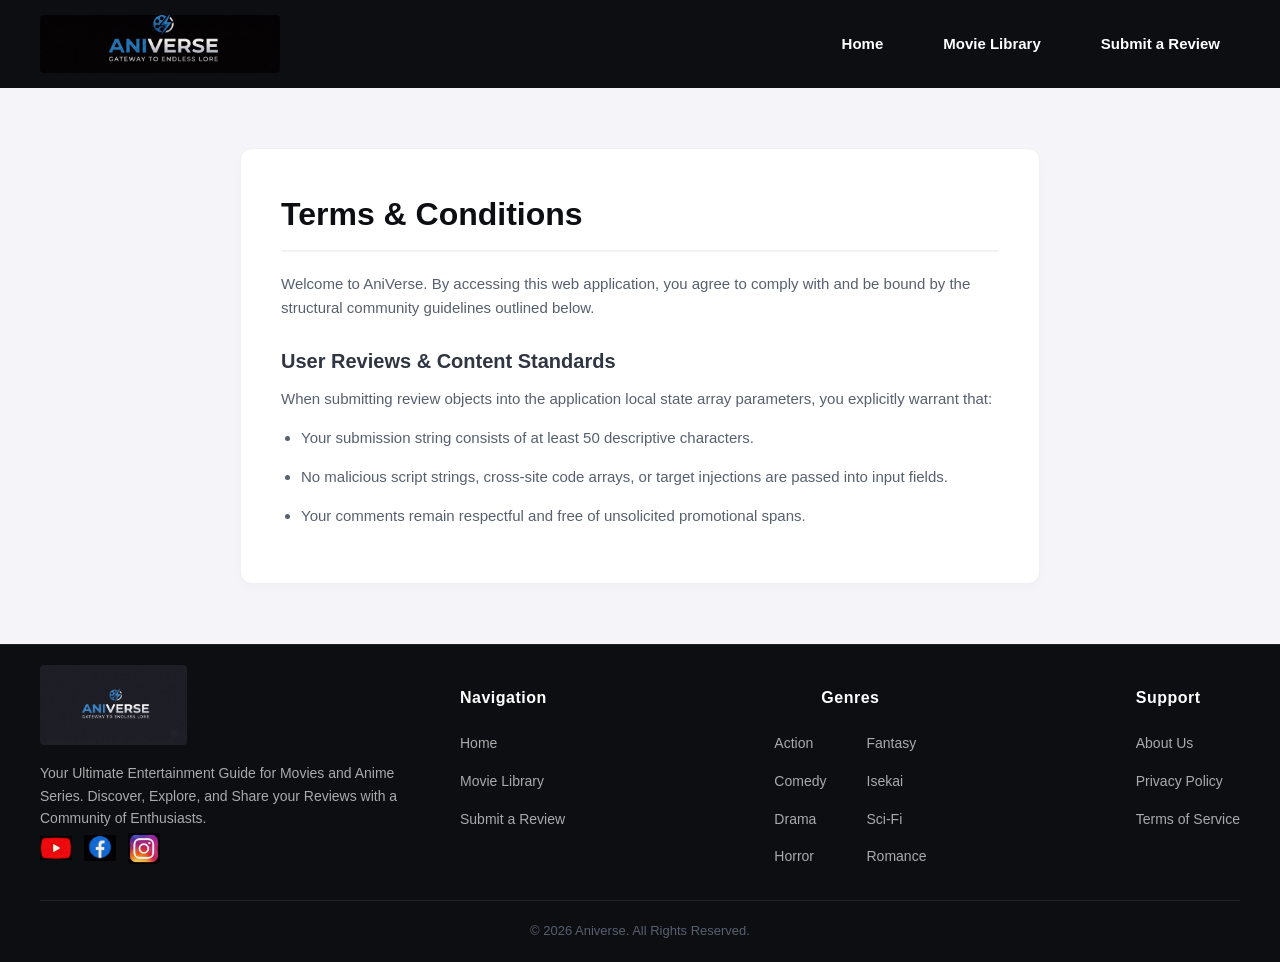
<file: terms.html>
<!DOCTYPE html>
<html lang = "en">
<head>
    <meta charset = "UTF-8">
    <meta name = "viewport" content = "width=device-width, initial-scale=1.0">
    <title>Terms & Conditions - AniVerse</title>
    <link rel = "stylesheet" href = "style.css">
</head>
<body>

    <header>
        <nav class = "navbar">

            <a href = "index.html" class = "logo">
                <img src = "images/logo4.png" alt = "AniVerse Logo">
            </a>

            <ul class = "nav-links">
                <li><a href = "index.html">Home</a></li>
                <li><a href = "library.html">Movie Library</a></li>
                <li><a href = "review.html">Submit a Review</a></li>
            </ul>

        </nav>
    </header>

    <main class = "static-page-layout">

        <h1>Terms & Conditions</h1>
        
        <p>Welcome to AniVerse. By accessing this web application,
            you agree to comply with and be bound by the structural
            community guidelines outlined below.</p>
        
        <h3>User Reviews & Content Standards</h3>
        
        <p>When submitting review objects into the application local
            state array parameters, you explicitly warrant that:</p>
            
        <ul>
            <li>Your submission string consists of at least 50 descriptive characters.</li>
            <li>No malicious script strings, cross-site code arrays, or target injections 
                are passed into input fields.</li>
            <li>Your comments remain respectful and free of unsolicited promotional spans.</li>
        </ul>

    </main>

    <footer>
        <div class = "footer-container">
            
            <div class = "footer-column brand-col">

                <img src = "images/logo4.png" alt = "Aniverse Logo">
                <p>Your Ultimate Entertainment Guide for Movies and Anime Series.
                     Discover, Explore, and Share your Reviews with a Community of Enthusiasts.</p>
                
                <div class = "footer-social">

                    <a href = "https://www.youtube.com" target = "_blank">
                        <img src = "images/youtube.png" alt = "YouTube">
                    </a>

                    <a href = "https://www.facebook.com" target = "_blank">
                        <img src = "images/facebook.png" alt = "Facebook">
                    </a>

                    <a href = "https://www.instagram.com" target = "_blank">
                        <img src = "images/insta.png" alt = "Instagram">
                    </a>

                </div>

            </div>

            <div class = "footer-links-wrapper">
                
                <div class = "footer-block">
                    <h4>Navigation</h4>
                    <ul>
                        <li><a href = "index.html">Home</a></li>
                        <li><a href = "library.html">Movie Library</a></li>
                        <li><a href = "review.html">Submit a Review</a></li>
                    </ul>
                </div>

                <div class = "footer-block genres-column-wrapper">
                    <h4>Genres</h4>
                    <div class = "genres-split-row">
                        <ul>
                            <li><a href = "library.html?genre=Action">Action</a></li>
                            <li><a href = "library.html?genre=Comedy">Comedy</a></li>
                            <li><a href = "library.html?genre=Drama">Drama</a></li>
                            <li><a href = "library.html?genre=Horror">Horror</a></li>
                        </ul>
                        <ul>
                            <li><a href = "library.html?genre=Fantasy">Fantasy</a></li>
                            <li><a href = "library.html?genre=Isekai">Isekai</a></li>
                            <li><a href = "library.html?genre=Sci-Fi">Sci-Fi</a></li>
                            <li><a href = "library.html?genre=Romance">Romance</a></li>
                        </ul>
                    </div>
                </div>

                <div class = "footer-block">
                    <h4>Support</h4>
                    <ul>
                        <li><a href = "about.html">About Us</a></li>
                        <li><a href = "privacy.html">Privacy Policy</a></li>
                        <li><a href = "terms.html">Terms of Service</a></li>
                    </ul>
                </div>

            </div>
        </div>

        <div class = "footer-bottom">
            <p>&copy; 2026 Aniverse. All Rights Reserved.</p>
        </div>
    </footer>

</body>
</html>
</file>
<file: style.css>
/* 
  =============================================================
  1. BASE SETUP & TYPOGRAPHY
  ============================================================= 
*/
* {
    margin: 0;
    padding: 0;
    box-sizing: border-box;
    font-family: Arial, sans-serif;
}

body {
    background-color: #f4f4f9; 
    color: #333333;
    line-height: 1.6;
}

/* 
  =============================================================
  2. NAVIGATION BAR
  ============================================================= 
*/
.navbar {
    display: flex;
    justify-content: space-between;
    align-items: center;
    background-color: #0d0e12; /* Exact color requested */
    padding: 15px 40px;
}

/* This container acts as a frame to crop the negative margins of the image */
.logo {
    display: inline-block;
    overflow: hidden; 
    border-radius: 4px;
}

.logo img {
    transition: transform 0.2s ease;
    height: 120px;
    width: 240px;
    object-fit: cover;
    object-position: center;
    margin-top: -35px;
    margin-bottom: -35px;
    border: none;
    mix-blend-mode: difference;
}

.nav-links {
    list-style: none;
    display: flex;
    gap: 20px;
}

.nav-links a {
    text-decoration: none;
    color: white;
    padding: 10px 20px;
    border-radius: 25px;
    font-size: 15px;
    font-weight: bold;
    transition: 0.3s ease;
}

.nav-links a:hover {
    background-color: #333333;
}

.nav-links a.active {
    background-color: #ff4757; 
}

/* 
  =============================================================
  3. HERO SECTION (Home Page)
  ============================================================= 
*/
main {
    max-width: 1200px;
    margin: 40px auto;
    padding: 0 20px;
}

.hero {
    background-color: #292929;
    color: #ffffff;
    padding: 60px 20px;
    margin-bottom: 50px;
    border-radius: 12px;
    text-align: center;
    border-bottom: 4px solid #ff4757;
    box-shadow: 0 10px 25px rgba(0, 0, 0, 0.3); 
}

.hero h5 {
    display: inline-block;
    border: 1px solid #555555;
    padding: 6px 14px;
    border-radius: 20px;
    font-size: 11px;
    color: #9f9a9a;
    letter-spacing: 1px;
    margin-bottom: 20px;
}

.hero h1 {
    font-size: 37px;
    max-width: 800px; /* Constraining width breaks it into two lines perfectly */
    margin: 0 auto 20px auto;
    line-height: 1.3;
}

.hero p {
    font-size: 16px;
    color: #b2bec3;
    max-width: 700px;
    margin: 0 auto 35px auto;
}

.hero-buttons {
    display: flex;
    justify-content: center;
    gap: 15px;
}

.btn {
    padding: 12px 28px;
    font-size: 15px;
    font-weight: bold;
    border-radius: 25px;
    text-decoration: none;
    cursor: pointer;
    border: 2px solid transparent;
    transition: 0.3s;
}

.btn.primary {
    background-color: #ff4757;
    color: #ffffff;
}

.btn.primary:hover {
    background-color: #d13643;
}

.btn.secondary {
    background-color: transparent;
    color: #ffffff;
    border-color: #555555;
}

.btn.secondary:hover {
    background-color: #ffffff;
    color: #1a1a2e;
}

/* 
  =============================================================
  4. CATEGORY GRID (Home Page)
  ============================================================= 
*/

.categories {
    text-align: center;
    margin-bottom: 50px;
}

.categories h2 {
    font-size: 26px;
    margin-bottom: 30px;
    color: #292929;
}

.category-grid {
    display: flex;
    flex-wrap: wrap;
    gap: 20px;
    justify-content: center;
}

.category-grid .card {
    background-color: #292929; 
    width: 240px; /* Restored to 240px so exactly 4 fit in a row */
    padding: 30px 15px; 
    border: 1px solid #2b2d31; 
    border-radius: 8px; 
    text-decoration: none;
    color: #ffffff;
    transition: transform 0.3s ease, border-color 0.3s ease, box-shadow 0.3s ease;
}

.category-grid .card:hover {
    transform: translateY(-5px);
    border-color: #ff4757;
    box-shadow: 0 5px 15px rgba(255, 71, 87, 0.15); /* Soft red shadow to match the border */
}

/* Removed the circular background so the icons sit cleanly on the card */
.category-grid .icon {
    font-size: 38px;
    margin-bottom: 5px;
}

.category-grid h3 {
    font-size: 18px;
    margin-bottom: 8px;
    font-weight: bold;
}

.category-grid p {
    color: #9f9a9a; /* Made the text brighter so it matches your old, highly-readable design */
    font-size: 14px;
    line-height: 1.5;
}

/* 
  =============================================================
  5. LIBRARY PAGE ALIGNMENT
  ============================================================= 
*/

.library-header {
    display: flex;
    justify-content: space-between;
    align-items: center; 
    margin-bottom: 30px;
}

/* Making the path text smaller and more transparent/lighter */
.path {
    font-size: 13px; 
    color: #4f555f; 
    width: 100%;
}

/* Forcing the link to drop the default purple color and underline */
.path a {
    text-decoration: none;
    color: #4f555f;
    transition: 0.3s ease;
}

.path a:hover {
    color: #ff4757;
}

.header-text h1 {
    font-size: 32px;
    margin-top: -5px;
    margin-bottom: -5px;
}

/* Making the description text smaller and lighter to match your reference */
.header-text p {
    font-size: 14px;
    color: #4f555f;
}

.controls {
    display: flex;
    gap: 15px;
}

.controls input, .controls select {
    padding: 12px;
    border: 1px solid #ccc;
    border-radius: 6px;
    font-size: 14px;
}

.filters {
    display: flex;
    gap: 10px;
    flex-wrap: wrap;
    padding: 15px;
    border: 1px solid #eef0f2;
    border-radius: 8px;
    margin-bottom: 30px;
    background-color: white;
}

.filter-btn {
    padding: 8px 18px;
    font-size: 13px;
    font-weight: bold;
    color: #57606f;
    background-color: #ffffff;
    border: 1px solid #dcdde1;
    border-radius: 20px;
    cursor: pointer;
    transition: all 0.3s ease;
}

/* Added the #ff4757 red hover effect specifically for the pills */
.filter-btn:hover {
    background-color: #ff4757;
    color: #ffffff;
    border-color: #ff4757;
}

/* The currently selected filter stays dark */
.filter-btn.active {
    background-color: #0d0e12;
    color: #ffffff;
    border-color: #0d0e12;
}

.movie-grid {
    display: flex;
    flex-wrap: wrap;
    gap: 24px;
}

.movie-grid .card {
    width: calc(25% - 18px); 
    background-color: #ffffff;
    border: 1px solid #eef0f2;
    border-radius: 10px;
    display: flex;
    flex-direction: column;
    overflow: hidden;
    box-shadow: 0 2px 8px rgba(0,0,0,0.05);
}

.poster-box {
    position: relative;
    height: 330px;
}

.poster-box img {
    width: 100%;
    height: 100%;
    object-fit: cover;
}

.type-badge {
    position: absolute;
    top: 10px;
    right: 10px;
    background-color: rgba(0, 0, 0, 0.8);
    color: #ffffff;
    font-size: 10px;
    padding: 4px 8px;
    border-radius: 4px;
    font-weight: bold;
}

.info-box {
    padding: 15px;
    display: flex;
    flex-direction: column;
    flex-grow: 1;
}

.info-box h3 {
    font-size: 16px;
    margin-bottom: 10px;
}

.tags {
    display: flex;
    flex-wrap: wrap;
    gap: 5px;
    margin-bottom: 10px;
}

.tag {
    font-size: 11px;
    background-color: #f1f2f6;
    color: #57606f;
    padding: 4px 8px;
    border-radius: 4px;
}

.meta-box {
    display: flex;
    justify-content: space-between;
    font-size: 13px;
    color: #4f555f;
    margin-bottom: 15px;
}

.movie-grid .btn {
    border-radius: 0; 
    border-top: 1px solid #eef0f2;
    background-color: #fcfcfc;
    color: #333;
    text-align: center;
    padding: 12px;
    margin: 0;
    text-decoration: none;
    font-weight: bold;
    display: block;
    transition: all 0.3s ease;
}

.movie-grid .btn:hover {
    background-color: #ff4757;
    color: #ffffff;
}

/* 
  =============================================================
  6. REVIEW PAGE FORM STYLING
  ============================================================= 
*/

/* Uses the new HTML structure to automatically create two columns */
main:has(.review-form-container) {
    display: flex;
    gap: 30px;
    align-items: flex-start;
}

/* ----------------------------------
   LEFT SIDEBAR (Guidelines & Reviews)
   ---------------------------------- */
.left-sidebar {
    width: 320px;
    display: flex;
    flex-direction: column;
    gap: 20px;
}

.sidebar-box {
    padding: 25px;
    border-radius: 12px;
    border: 1px solid #eef0f2;
}

.dark-box {
    background-color: #0d0e12; 
    color: #ffffff;
}

.dark-box h3 {
    font-size: 20px;
    margin-bottom: 10px;
}

.dark-box p {
    font-size: 13px;
    color: #b2bec3;
    line-height: 1.5;
}

.light-box {
    background-color: #ffffff;
}

.light-box h4 {
    border-bottom: 1px solid #eef0f2;
    padding-bottom: 10px;
    margin-bottom: 15px;
    color: #2f3542;
}

.light-box ul {
    list-style: none;
}

.light-box li {
    margin-bottom: 10px;
    color: #57606f;
    font-size: 13px;
}

.avatar {
    width: 35px;
    height: 35px;
    background-color: #f1f2f6;
    border-radius: 50%;
    display: flex;
    align-items: center;
    justify-content: center;
    flex-shrink: 0; /* Prevents the avatar from squishing */
}

.review-item {
    display: flex;
    gap: 12px;
    align-items: center;
    padding-bottom: 15px;
    margin-bottom: 15px;
    border-bottom: 1px solid rgba(0, 0, 0, 0.08); /* Transparent separator line */
}

/* Removes the line under the very last review to keep it clean */
.review-item:last-child {
    border-bottom: none;
    padding-bottom: 0;
    margin-bottom: 0;
}

.review-text {
    display: flex;
    flex-direction: column;
}

.review-text strong {
    font-size: 14px;
    color: #2f3542;
}

.review-text span {
    font-size: 12px;
    color: #747d8c;
    margin-top: 2px;
}

/* ----------------------------------
   MAIN FORM CONTAINER
   ---------------------------------- */
.review-form-container {
    flex-grow: 1;
    background-color: #ffffff;
    border: 2px solid #eef0f2;
    border-radius: 12px;
    box-shadow: 0 8px 25px rgba(0, 0, 0, 0.08); /* Makes the form pop out */
}

.review-form-container h2 {
    background-color: #0d0e12;
    color: #ffffff;
    padding: 25px 35px 5px 35px;
    border-radius: 10px 10px 0 0;
}

.review-form-container > p {
    background-color: #0d0e12;
    color: #b2bec3;
    padding: 0 35px 25px 35px;
    font-size: 13px;
}

form {
    padding: 35px;
}

.form-row {
    display: flex;
    gap: 25px;
    margin-bottom: 25px;
}

.form-group {
    flex: 1;
    display: flex;
    flex-direction: column;
    gap: 8px;
}

.form-group label {
    font-size: 14px;
    font-weight: bold;
    color: #2f3542;
}

/* Clear, perfectly aligned outlines for the inputs */
.form-group input[type="text"],
.form-group input[type="email"],
.form-group select,
.form-group textarea {
    padding: 12px 16px;
    border: 1px solid #cccccc;
    border-radius: 8px;
    background-color: #ffffff;
    font-size: 14px;
    box-shadow: inset 0 1px 3px rgba(0,0,0,0.02); 
    transition: 0.2s ease;
}

.form-group input:focus,
.form-group select:focus,
.form-group textarea:focus {
    border-color: #ff4757;
    background-color: #ffffff;
    outline: none;
}

/* ----------------------------------
   SPECIAL INPUT CONTAINERS
   ---------------------------------- */

/* Gives the radio buttons and slider the exact same bordered box as text inputs */
.slider-container,
.radio-options {
    display: flex;
    gap: 15px;
    align-items: center;
    padding: 12px 16px;
    border: 1px solid #cccccc;
    border-radius: 8px;
    background-color: #ffffff;
    box-shadow: inset 0 1px 3px rgba(0,0,0,0.02);
    height: 44px; /* Exact height match to the dropdowns */
}

/* Overriding the bold label specifically for the radio buttons */
.radio-options label {
    font-weight: normal;
    font-size: 14px;
    color: #2f3542 !important;
    margin: 0;
    cursor: pointer;
}

.radio-options input[type="radio"] {
    accent-color: #ff4757; 
    cursor: pointer;
    margin: 0;
}

.slider-container input[type="range"] {
    flex-grow: 1;
    accent-color: #ff4757; 
    cursor: pointer;
}

#ratingNumber {
    font-size: 14px;
    font-weight: bold;
    color: #2f3542;
}

.light-text {
    color: #747d8c;
    font-size: 12px;
    font-weight: normal;
}

/* Character count text aligned cleanly to the right */
#characterCount {
    font-size: 12px;
    color: #a4b0be;
    margin-top: 0px !important;
    margin-bottom: 20px !important;
    text-align: right; 
}

.checkbox-group {
    flex-direction: row;
    background-color: #f8f9fa;
    padding: 15px;
    border-radius: 8px;
    border: 1px solid #eef0f2;
}

.checkbox-group input[type="checkbox"] {
    accent-color: #ff4757;
    cursor: pointer;
}

.checkbox-group label a {
    text-decoration: none !important; /* Removes the default underline line */
    color: inherit !important;         /* Forces the link to match the exact dark color of the surrounding text */
    font-weight: bold;                 /* Optional: keeps it slightly bold so users still know it is clickable */
}

.checkbox-group label a:hover {
    color: #ff4757 !important;         /* Changes to your red accent color when hovered */
}

/* ----------------------------------
   FORM BUTTONS
   ---------------------------------- */
.form-buttons {
    display: flex;
    justify-content: space-between;
    margin-top: 20px;
}

/* Targeting the ID directly forces the reset button to be visible */
#clearFormButton {
    background-color: #ffffff !important;
    color: #333333 !important; 
    border: 2px solid #cccccc !important;
}

#clearFormButton:hover {
    background-color: #f1f2f6 !important;
}

/*
  =============================================================
  7. FOOTER 
  ============================================================= 
*/

footer {
    background-color: #0d0e12;
    color: #ffffff;
    padding: 40px 20px 20px 20px;
    margin-top: 60px;
    border-top: 1px solid #222222;
    width: 100%;
}

.footer-container {
    display: flex;
    justify-content: space-between;
    align-items: flex-start;
    max-width: 1200px;
    margin: 0 auto;
}

.footer-container .brand-col {
    width: 30%;
    flex: none;
}

.brand-col img {
    height: 80px;
    width: auto;
    margin-top: -20px;
    max-width: 180px;
    object-fit: contain;
    border-radius: 4px;
    mix-blend-mode: screen;
}

.brand-col p {
    font-size: 14px;
    margin-top: 10px;
    margin-bottom: 15px;
    color: #aaaaaa;
    line-height: 1.6;
}

.footer-social {
    display: flex;
    gap: 12px;
}

.footer-social img {
    width: 32px;
    height: 32px;
    object-fit: contain;
    vertical-align: middle;
    border-radius: 4px;
    border: none;
    mix-blend-mode: difference;
}

.footer-links-wrapper {
    display: flex;
    width: 65%;
    justify-content: space-between;
}

.footer-block h4 {
    margin-bottom: 20px;
    font-size: 16px;
    letter-spacing: 0.5px;
    color: #ffffff;
    font-weight: 700;
}

.footer-block ul {
    list-style: none;
    padding: 0;
    margin: 0;
    display: flex;
    flex-direction: column;
    gap: 12px;
}

.footer-block ul li a {
    text-decoration: none;
    color: #aaaaaa;
    font-size: 14px;
    transition: color 0.3s ease;
}

.footer-block ul li a:hover {
    color: #ff4757;
}

.genres-column-wrapper {
    text-align: center;
}

.genres-split-row {
    display: flex;
    gap: 40px; 
    justify-content: center;
}

.genres-split-row ul {
    text-align: left;
}

.footer-bottom {
    max-width: 1200px;
    margin: 30px auto 0 auto;
    padding-top: 20px;
    border-top: 1px solid #222222;
    text-align: center;
}

.footer-bottom p {
    font-size: 13px;
    color: #57606f;
    margin: 0;
}

/* =============================================================
   8. MEDIA DETAILS VIEWPORT SPECIFICATIONS
   ============================================================= */

.details-viewport {
    min-height: calc(100vh - 120px);
    display: flex;
    align-items: center;
    justify-content: center;
    padding: 40px 20px;
}

.details-card {
    background-color: #292929; /* Exact container box dark fill from screenshot */
    border: 1px solid #333333;
    border-radius: 12px;
    max-width: 1100px;
    width: 100%;
    display: flex;
    gap: 40px;
    padding: 40px;
    box-shadow: 0 10px 30px rgba(0, 0, 0, 0.3);
}

.details-poster-column {
    flex: 1;
    max-width: 340px;
}

.details-main-img {
    width: 100%;
    border-radius: 8px;
    box-shadow: 0 6px 15px rgba(0, 0, 0, 0.4);
    object-fit: cover;
    display: block;
}

.details-info-column {
    flex: 2;
    display: flex;
    flex-direction: column;
    justify-content: center;
}

/* The red Type tag badge at the top right */
.large-badge {
    background-color: #ff4757;
    color: #ffffff;
    padding: 5px 12px;
    font-size: 11px;
    font-weight: bold;
    border-radius: 4px;
    width: fit-content;
    margin-bottom: 15px;
    letter-spacing: 0.5px;
}

.details-title {
    font-size: 36px;
    margin-bottom: 15px;
    color: #ffffff;
    font-weight: bold;
}

.tags-container {
    display: flex;
    gap: 8px;
    margin-bottom: 25px;
    flex-wrap: wrap;
}

/* Gray background capsule shapes for details genre pills */
.details-tag {
    background-color: #2e3545 !important;
    color: #cbd5e1 !important;
    padding: 6px 14px;
    border-radius: 20px;
    font-size: 13px;
    font-weight: bold;
}

.details-meta-text {
    font-size: 16px;
    color: #94a3b8;
    margin-bottom: 10px;
}

.details-meta-text span {
    color: #ffffff;
}

.details-rating-text {
    font-size: 16px;
    color: #ffa502; /* Gold text color output matching screenshot */
    margin-bottom: 25px;
    font-weight: bold;
}

.details-rating-text span {
    color: #ffffff;
}

/* Synopsis Inner Border Separators[cite: 4] */
.description-container {
    margin: 20px 0 30px 0;
    padding-top: 20px;
    border-top: 1px solid #3f4145;
}

.description-container h3 {
    font-size: 13px;
    color: #ff4757; /* Pinkish red synopsis subtitle tag */
    text-transform: uppercase;
    letter-spacing: 1px;
    margin-bottom: 10px;
}

#movieDescription {
    font-size: 15px;
    color: #cbd5e1;
    line-height: 1.6;
}

.details-button-row {
    display: flex;
    gap: 15px;
}

.details-btn {
    padding: 12px 24px;
    font-size: 14px;
    font-weight: bold;
    border-radius: 6px;
    text-decoration: none;
    text-align: center;
    transition: all 0.2s ease;
}

/* Transparent Return Button Style */
.details-btn-secondary {
    background-color: transparent;
    color: #ffffff !important;
    border: 2px solid #4a5568 !important;
}

.details-btn-secondary:hover {
    background-color: #4a5568;
}

/* Solid White Submit Button Style */
.details-btn-primary {
    background-color: #ffffff !important;
    color: #0d0e12 !important;
    border: 2px solid #ffffff !important;
}

.details-btn-primary:hover {
    background-color: #ff4757 !important;
    border-color: #ff4757 !important;
}

/* 
  =============================================================
  9. STATIC PAGES (About, Privacy, Terms)
  ============================================================= 
*/

.static-page-layout {
    max-width: 800px;
    margin: 60px auto;
    padding: 40px;
    background-color: #ffffff;
    border: 1px solid #eef0f2;
    border-radius: 12px;
    box-shadow: 0 4px 12px rgba(0, 0, 0, 0.02);
}

.static-page-layout h1 {
    font-size: 32px;
    color: #0d0e12;
    margin-bottom: 20px;
    border-bottom: 2px solid #f1f2f6;
    padding-bottom: 10px;
}

.static-page-layout h3 {
    font-size: 20px;
    color: #2f3542;
    margin: 25px 0 10px 0;
}

.static-page-layout p, 
.static-page-layout li {
    font-size: 15px;
    color: #57606f;
    line-height: 1.6;
    margin-bottom: 15px;
}

.static-page-layout ul {
    padding-left: 20px;
    margin-bottom: 15px;
}

/* ==========================================================================
   📱 MASTER RESPONSIVE MEDIA QUERIES (All Fixes Applied)
   ========================================================================== */
    
   /* --- 1. TABLET SCREENS (Max Width: 992px) --- */
@media screen and (max-width: 992px) {
    
    /* Checklist #2: Movie Cards - 3 per row on Tablet */
    .movie-grid { 
        display: grid;
        grid-template-columns: repeat(3, 1fr); 
        gap: 24px; 
    }
    .movie-grid .card { 
        width: 100%; /* Resets the calc() width from desktop so they expand */
    }
}

/* --- 2. SMALL TABLET & MOBILE SCREENS (Max Width: 768px) --- */
@media screen and (max-width: 768px) {
    
    /* Checklist #1: Navigation & Header */
    .navbar { 
        flex-direction: column; /* Keeps the logo on top */
        gap: 15px; /* Space between logo and the button row */
        padding: 15px 10px; 
    }

    .logo img {
        height: 60px; /* Kept small to save space */
        width: 120px;
        margin: 0; 
    }

    .nav-links { 
        flex-direction: row; /* Aligns the links horizontally */
        flex-wrap: wrap; /* Allows links to wrap to a new line on extra-small screens */
        justify-content: center; /* Keeps the cluster of buttons perfectly centered */
        width: 100%; 
        gap: 10px; 
    }

    .nav-links a { 
        display: inline-block;
        text-align: center;
        padding: 8px 16px; /* Slightly reduced padding so they fit side-by-side */
        width: auto; 
        border-radius: 25px; 
        font-size: 13px; /* Reduced by 1px to help fit the long "Submit a Review" text */
    }
    
    
    /* Checklist #2: Movie Cards - 2 per row on Small Tablet */
    .movie-grid { 
        grid-template-columns: repeat(2, 1fr); 
    }

    /* Checklist #3: Library Filters & Controls */
    /* We use 'display: contents' on the header to break the controls out, allowing us to reorder them cleanly across the main parent layout */
    body:has(.library-header) main {
        display: flex;
        flex-direction: column;
    }
    .library-header { display: contents; }
    .header-text { order: 1; margin-bottom: 20px; text-align: center; }
    
    .filters { 
        order: 2; /* Forces Pills to jump above the search bar */
        flex-direction: row; /* Aligns pills horizontally */
        flex-wrap: wrap; /* Allows them to wrap to multiple lines smoothly */
        justify-content: center; /* Centers the whole cluster of pills */
        width: 100%; 
        margin-bottom: 20px; 
        gap: 8px; /* Slightly tighter gap to fit more on a row */
    }
    
    .filter-btn { 
        width: auto; /* Stops the buttons from stretching all the way across */
        padding: 8px 14px; /* Slimmer padding so they fit side-by-side easily */
        font-size: 13px; /* Slightly smaller text for mobile optimization */
    }

    .controls { 
        order: 3; /* Keeps them underneath the genre pills */
        flex-direction: row; /* Aligns the search bar and dropdown horizontally side-by-side */
        width: 100%; 
        margin-bottom: 30px; 
        gap: 10px; /* Creates a clean gap between the two boxes */
    }
    
    .controls input, .controls select { 
        flex: 1; /* Forces both the input and select to share the row exactly 50/50 */
        width: auto; /* Removes the 100% width restriction */
        padding: 12px; /* Slims down the vertical padding so they don't look too bulky */
        font-size: 13px; /* Slightly smaller text for smaller screens */
    }
    
    .movie-grid { order: 4; }

    /* Checklist #4: The Review Form & Guidelines */
    main:has(.review-form-container) { 
        flex-direction: column; 
        gap: 25px; 
    }
    
    .left-sidebar { 
        order: 1; /* Sidebar jumps to the top */
        width: 100%; 
    }
    
    .review-form-container { 
        order: 2; /* Form follows directly beneath */
        width: 100%; 
    }
    
    .form-row { 
        flex-direction: column; 
        gap: 15px; 
    }
    
    /* FIX: Specifically target ONLY text/email fields so radio/checkboxes are ignored */
    .form-group input[type="text"], 
    .form-group input[type="email"], 
    .form-group select, 
    .form-group textarea {
        width: 100%; 
    }

    /* FIX: Force radio options to stay horizontal */
    .radio-options {
        flex-direction: row; 
        flex-wrap: nowrap; /* Prevents them from dropping to new lines */
        gap: 20px; /* Space between Yes and No */
        padding: 12px 16px;
    }

    /* Keep the slider responsive */
    .slider-container {
        flex-wrap: wrap;
        height: auto;
        padding: 15px;
    }

    /* FIX: Clean up the Terms & Conditions checkbox alignment */
    .checkbox-group {
        display: flex;
        flex-direction: row;
        align-items: center; /* Vertically centers the text with the checkbox */
        gap: 12px; /* Adds breathing room between the box and the text */
    }
    
    .checkbox-group input[type="checkbox"] {
        width: auto; /* Overrides any stretching */
        flex-shrink: 0; /* Prevents the checkbox from being squished by the text */
        margin: 0;
    }

    /* Checklist #5: Details Page */
    .details-card { 
        flex-direction: column; 
        align-items: center; 
        padding: 25px 20px; 
    }
    .details-poster-column { 
        max-width: 100%; 
        width: 100%; 
        text-align: center;
    }
    .details-main-img { 
        max-width: 320px; /* Maintains high-res scaling without getting cut off */
        margin: 0 auto; 
    }
    .details-info-column { 
        text-align: center; 
        align-items: center; 
        width: 100%;
    }
    .tags-container, .details-meta-text, .details-rating-text, .details-button-row {
        justify-content: center;
    }
    .details-button-row {
        flex-direction: column;
        width: 100%;
    }
    .details-btn { width: 100%; }

    /* Checklist #6: Footer */
    .footer-container { 
        flex-direction: column; 
        text-align: center; 
        gap: 40px; 
    }
    .footer-container .brand-col, .footer-links-wrapper {
        width: 100%; /* Forces columns to stack into a single column */
    }
    .footer-links-wrapper { 
        flex-direction: column; 
        gap: 30px; 
    }
    .brand-col img { margin: 0 auto 15px auto; display: block; }
    .footer-social { justify-content: center; }
    .genres-split-row { justify-content: center; gap: 20px; }
    .genres-split-row ul { text-align: center; }
}

/* --- 3. MOBILE SCREENS (Max Width: 480px) --- */
@media screen and (max-width: 480px) {
    
    /* Checklist #2: Movie Cards - 1 per row (Full Width) */
    .movie-grid { 
        grid-template-columns: 1fr; /* Ensures cards are never thin or squashed */
    }

    /* Home Page specific button spacing for small screens */
    .hero-buttons { 
        flex-direction: column; 
        gap: 15px; 
    }
    .btn { width: 100%; text-align: center; }
    
    /* Home Page Category Grid */
    .category-grid .card { width: 100%; }
}
</file>
